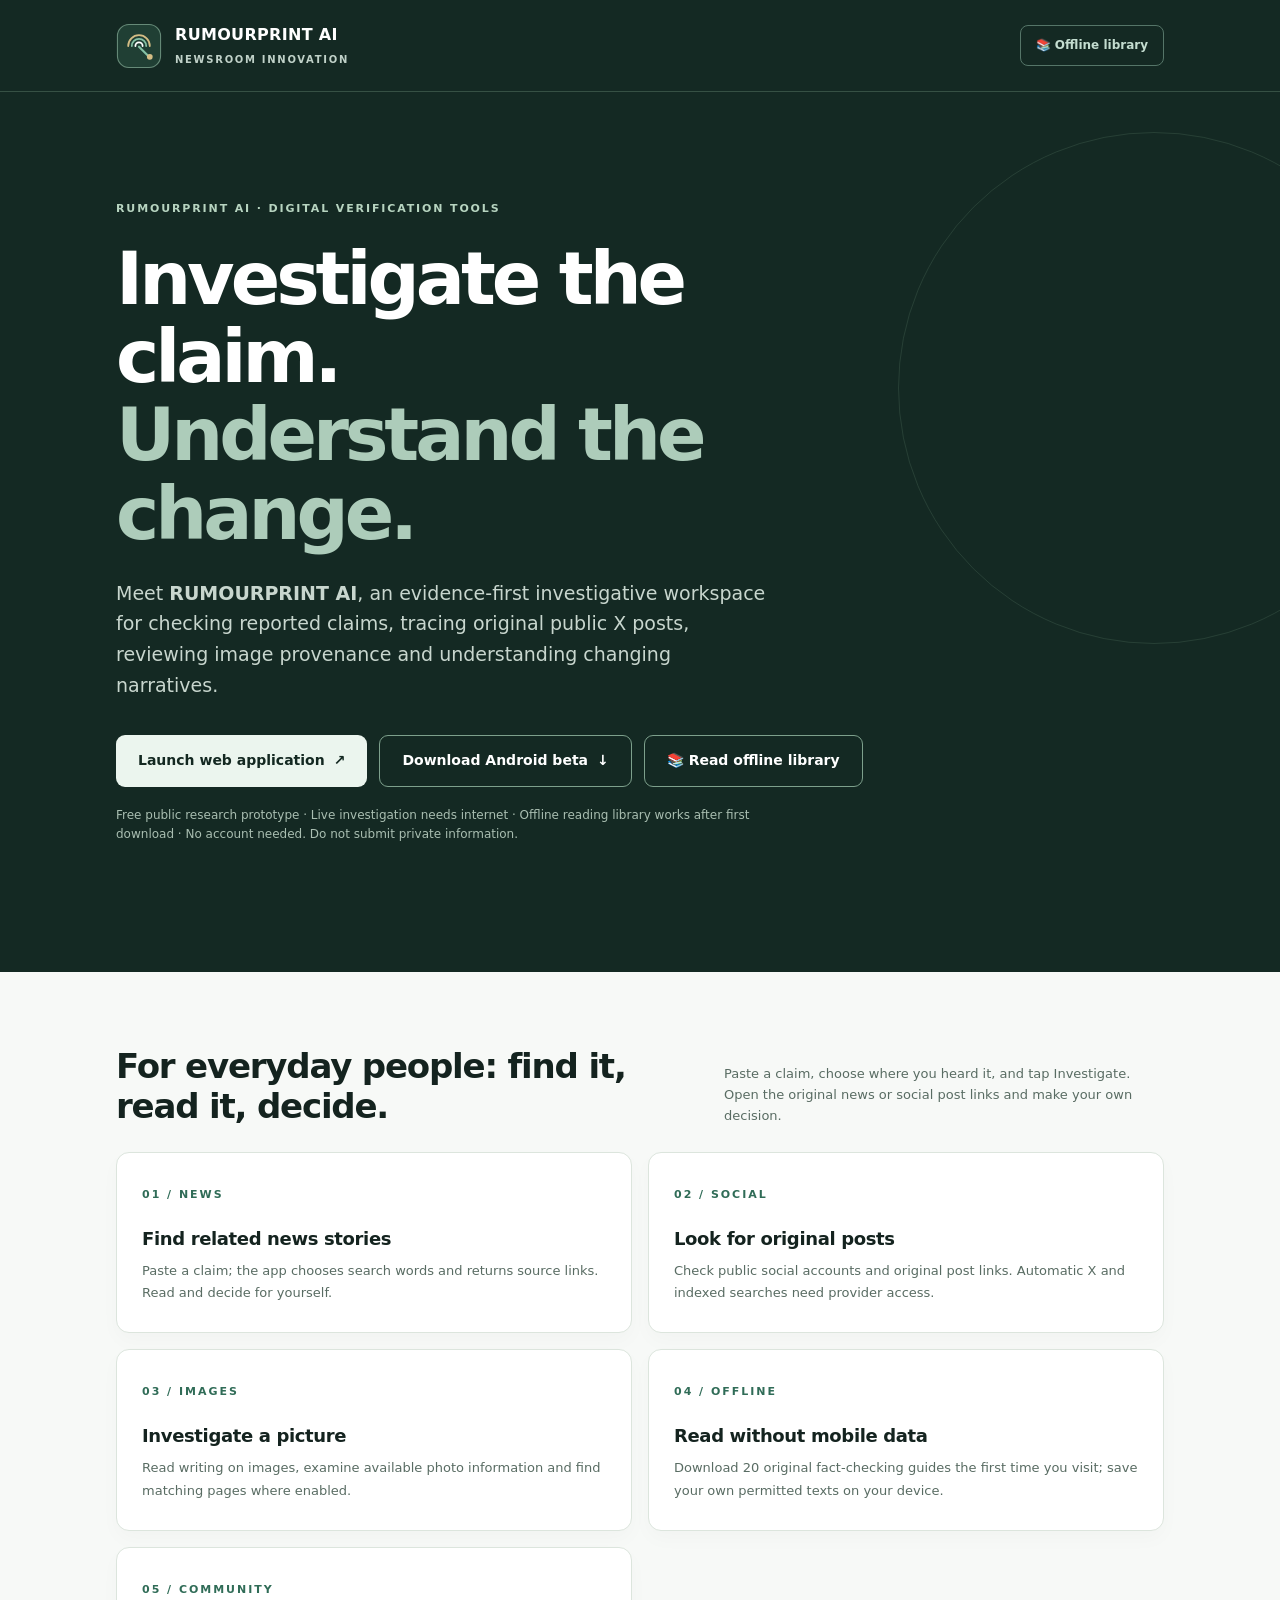
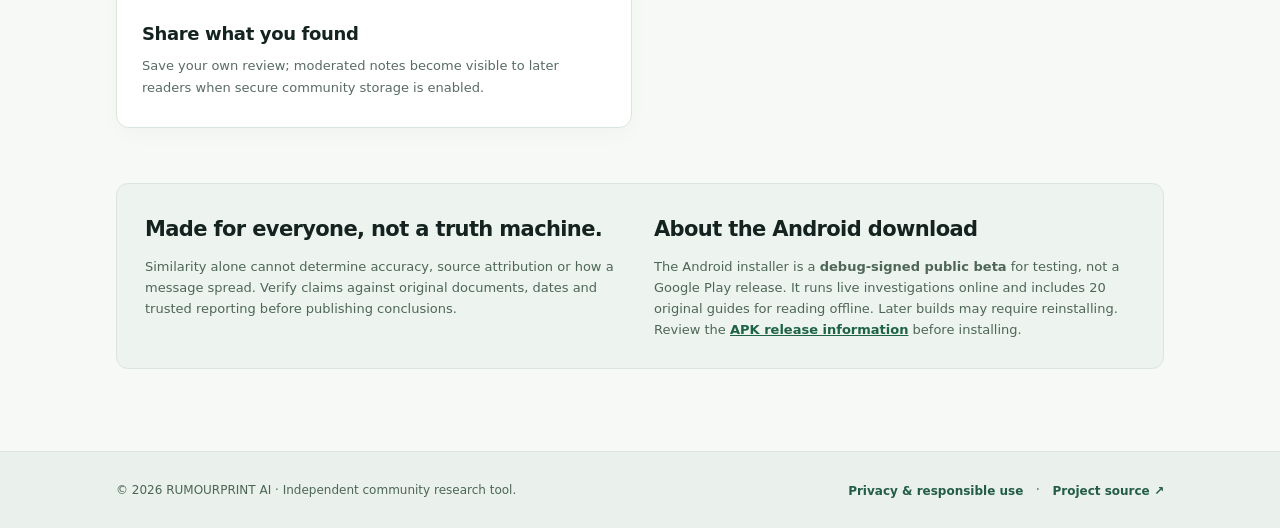
<file: index.html>
<!doctype html>
<html lang="en">
<head>
  <meta charset="utf-8">
  <meta name="viewport" content="width=device-width, initial-scale=1">
  <meta name="theme-color" content="#142923">
  <meta name="description" content="RUMOURPRINT AI by RUMOURPRINT AI: investigate changing narratives, examine claim similarities, research published evidence, and download the Android beta.">
  <meta property="og:title" content="RUMOURPRINT AI | RUMOURPRINT AI">
  <meta property="og:description" content="A newsroom tool for comparing claims, mapping related narratives and supporting evidence-led investigations.">
  <meta property="og:type" content="website">
  <meta property="og:url" content="https://tools.freshexclusivemedia.com/">
  <link rel="canonical" href="https://tools.freshexclusivemedia.com/">
  <title>RUMOURPRINT AI | RUMOURPRINT AI</title>
  <style>
    :root{color-scheme:light;--ink:#14231f;--muted:#596c63;--paper:#f7f9f7;--pine:#142923;--green:#306c57;--line:#dce5dd;--gold:#caa870}
    *{box-sizing:border-box}
    html{scroll-behavior:smooth}
    body{margin:0;background:var(--paper);color:var(--ink);font-family:Inter,"Segoe UI",system-ui,-apple-system,sans-serif;line-height:1.62}
    a{color:inherit}
    a:focus-visible{outline:3px solid #80bda4;outline-offset:4px}
    .skip{position:absolute;top:-100px;left:12px;padding:8px;background:white;z-index:100}
    .skip:focus{top:12px}
    .shell{max-width:1160px;padding:0 clamp(20px,5vw,56px);margin:auto}
    .topbar{background:var(--pine);border-bottom:1px solid #365044}
    .nav{min-height:91px;display:flex;align-items:center;justify-content:space-between;gap:16px}
    .brand{display:flex;align-items:center;gap:13px;text-decoration:none;min-width:0;color:#fff}
    .mark{width:46px;height:46px;flex:0 0 46px;display:block}
    .brand-name{font-size:16px;font-weight:760;letter-spacing:.02em;line-height:1.18}
    .brand-note{font-size:10px;display:block;letter-spacing:.17em;color:#c0d1c8;font-weight:700;padding-top:4px}
    .navlink{font-size:12px;text-decoration:none;font-weight:650;color:#c4ddd0;border:1px solid #557568;border-radius:8px;padding:10px 15px;white-space:nowrap}
    .navlink:hover{background:#254637}
    .hero{background:var(--pine);color:#fff;position:relative;overflow:hidden}
    .hero:after{content:"";position:absolute;right:-130px;top:40px;border:1px solid #3f5b4c;width:510px;height:510px;border-radius:50%;opacity:.45;pointer-events:none}
    .hero-inner{position:relative;z-index:1;padding-block:clamp(56px,8vw,112px) clamp(65px,9vw,115px)}
    .eyebrow{font-size:11px;letter-spacing:.17em;text-transform:uppercase;font-weight:800;color:#b7d4c0;display:inline-block;margin:0 0 22px}
    h1{max-width:770px;font-size:clamp(39px,6vw,73px);line-height:1.07;letter-spacing:-.055em;margin:0 0 25px;font-weight:760}
    .accent{color:#adccba}
    .lede{font-size:clamp(15px,1.75vw,19px);color:#c8d6ce;max-width:650px;margin:0 0 34px}
    .actions{display:flex;flex-wrap:wrap;gap:12px;margin-bottom:19px}
    .button{display:inline-flex;align-items:center;justify-content:center;min-height:52px;gap:9px;padding:13px 22px;font-size:14px;font-weight:750;border-radius:9px;text-decoration:none;transition:transform .15s,background .15s}
    .button:hover{transform:translateY(-2px)}
    .primary{color:#132821;background:#ebf5ee}
    .secondary{background:transparent;color:white;border:1px solid #7da08c}
    .disclaimer{color:#a9beb1;font-size:12px;max-width:660px}
    .main{padding-top:74px;padding-bottom:82px}
    .section-head{display:flex;justify-content:space-between;align-items:end;gap:24px;margin:0 0 26px}
    .section-head h2{margin:0;font-size:clamp(25px,3vw,34px);letter-spacing:-.035em;line-height:1.18}
    .section-head p{margin:0;color:var(--muted);font-size:13px;max-width:440px}
    .cards{display:grid;grid-template-columns:repeat(2,1fr);gap:16px}
    .card{background:#fff;border:1px solid var(--line);border-radius:13px;padding:27px 25px;box-shadow:0 8px 20px rgba(24,46,31,.025)}
    .number{font-size:11px;letter-spacing:.18em;color:var(--green);font-weight:800}
    .card h3{font-size:18px;line-height:1.28;letter-spacing:-.02em;margin:21px 0 10px}
    .card p{color:var(--muted);font-size:13px;margin:0;line-height:1.75}
    .trust{display:grid;grid-template-columns:1fr 1fr;gap:28px;margin-top:55px;padding:28px;border:1px solid var(--line);border-radius:12px;background:#edf3ee}
    .trust h2{margin:0 0 10px;font-size:21px;letter-spacing:-.03em}
    .trust p{font-size:13px;color:#4e6658;margin:0}
    .trust a{font-weight:750;color:#1e6348}
    footer{background:#eaf0eb;border-top:1px solid var(--line)}
    .footer-row{display:flex;align-items:center;justify-content:space-between;gap:15px;padding-top:25px;padding-bottom:25px}
    .footer-row p{font-size:12px;color:#4c6656;margin:0}
    .footer-row a{font-size:12px;text-decoration:none;color:#235c48;font-weight:750}
    @media(max-width:800px){.section-head{display:block}.section-head p{margin-top:11px}.cards{grid-template-columns:1fr}.trust{grid-template-columns:1fr}.hero:after{width:320px;height:320px;right:-190px}}
    @media(max-width:480px){.nav{min-height:76px}.brand-name{font-size:13px}.brand-note{font-size:8px}.mark{width:39px;height:39px;flex-basis:39px}.navlink{font-size:11px;padding:7px 9px}.actions{display:grid}.button{width:100%}.main{padding-top:52px}.footer-row{display:block}.footer-row p{margin-bottom:11px}}
    @media(prefers-reduced-motion:reduce){*,*:before,*:after{scroll-behavior:auto!important;transition:none!important}}
  </style>
  <link rel="manifest" href="/manifest.webmanifest">
</head>
<body>
<a class="skip" href="#content">Skip to content</a>
<header class="topbar">
  <div class="shell nav">
    <a href="/" class="brand" aria-label="RUMOURPRINT AI home">
      <svg class="mark" viewBox="0 0 64 64" role="img" aria-label="RUMOURPRINT fingerprint lens mark" xmlns="http://www.w3.org/2000/svg">
        <rect x="2" y="2" width="60" height="60" rx="16" fill="#203f34" stroke="#668a78" stroke-width="1.5"/>
        <g fill="none" stroke-linecap="round">
          <path d="M17 32a15 15 0 0 1 30 0" stroke="#d4bd85" stroke-width="2.5"/>
          <path d="M22 32a10 10 0 0 1 20 0" stroke="#84c0a4" stroke-width="2.5"/>
          <path d="M27 32a5 5 0 0 1 10 0" stroke="#fff" stroke-width="2.5"/>
          <path d="M32 33 46 47" stroke="#84c0a4" stroke-width="3"/>
        </g>
        <circle cx="47" cy="47" r="4" fill="#d4bd85"/>
      </svg>
      <span><span class="brand-name">RUMOURPRINT AI</span><span class="brand-note">NEWSROOM INNOVATION</span></span>
    </a>
    <a class="navlink" href="/offline.html">📚 Offline library</a>
  </div>
</header>

<main id="content">
  <section class="hero">
    <div class="shell hero-inner">
      <p class="eyebrow">RUMOURPRINT AI · Digital verification tools</p>
      <h1>Investigate the claim.<br><span class="accent">Understand the change.</span></h1>
      <p class="lede">Meet <strong>RUMOURPRINT AI</strong>, an evidence-first investigative workspace for checking reported claims, tracing original public X posts, reviewing image provenance and understanding changing narratives.</p>
      <div class="actions">
        <a class="button primary" href="https://rumourprint-fem.streamlit.app/?embed=true" rel="noopener noreferrer" target="_blank">Launch web application <span aria-hidden="true">↗</span></a>
        <a class="button secondary" href="https://github.com/wabwiredonalvaro-sudo/rumourprint-ai/releases/download/android-v0.2.0-beta.1/RUMOURPRINT-AI-Android-Beta.apk">Download Android beta <span aria-hidden="true">↓</span></a>
        <a class="button secondary" href="/offline.html">📚 Read offline library</a>
      </div>
      <p class="disclaimer">Free public research prototype · Live investigation needs internet · Offline reading library works after first download · No account needed. Do not submit private information.</p>
    </div>
  </section>

  <div class="shell main">
    <div class="section-head">
      <h2>For everyday people: find it, read it, decide.</h2>
      <p>Paste a claim, choose where you heard it, and tap Investigate. Open the original news or social post links and make your own decision.</p>
    </div>
    <div class="cards" aria-label="RUMOURPRINT capabilities">
      <article class="card"><span class="number">01 / NEWS</span><h3>Find related news stories</h3><p>Paste a claim; the app chooses search words and returns source links. Read and decide for yourself.</p></article>
      <article class="card"><span class="number">02 / SOCIAL</span><h3>Look for original posts</h3><p>Check public social accounts and original post links. Automatic X and indexed searches need provider access.</p></article>
      <article class="card"><span class="number">03 / IMAGES</span><h3>Investigate a picture</h3><p>Read writing on images, examine available photo information and find matching pages where enabled.</p></article>
      <article class="card"><span class="number">04 / OFFLINE</span><h3>Read without mobile data</h3><p>Download 20 original fact-checking guides the first time you visit; save your own permitted texts on your device.</p></article>
      <article class="card"><span class="number">05 / COMMUNITY</span><h3>Share what you found</h3><p>Save your own review; moderated notes become visible to later readers when secure community storage is enabled.</p></article>
    </div>

    <aside class="trust" aria-label="Responsible use and Android download details">
      <div>
        <h2>Made for everyone, not a truth machine.</h2>
        <p>Similarity alone cannot determine accuracy, source attribution or how a message spread. Verify claims against original documents, dates and trusted reporting before publishing conclusions.</p>
      </div>
      <div>
        <h2>About the Android download</h2>
        <p>The Android installer is a <strong>debug-signed public beta</strong> for testing, not a Google Play release. It runs live investigations online and includes 20 original guides for reading offline. Later builds may require reinstalling. Review the <a href="https://github.com/wabwiredonalvaro-sudo/rumourprint-ai/releases/tag/android-v0.2.0-beta.1" target="_blank" rel="noopener noreferrer">APK release information</a> before installing.</p>
      </div>
    </aside>
  </div>
</main>
<footer>
  <div class="shell footer-row">
    <p>© 2026 RUMOURPRINT AI · Independent community research tool.</p>
    <nav aria-label="Footer links"><a href="/privacy.html">Privacy & responsible use</a><span aria-hidden="true" style="padding:0 12px;color:#769587">·</span><a href="https://github.com/wabwiredonalvaro-sudo/rumourprint-ai">Project source ↗</a></nav>
  </div>
</footer>
<script>if("serviceWorker" in navigator){navigator.serviceWorker.register("/sw.js").catch(()=>{});}</script>
</body>
</html>
</file>
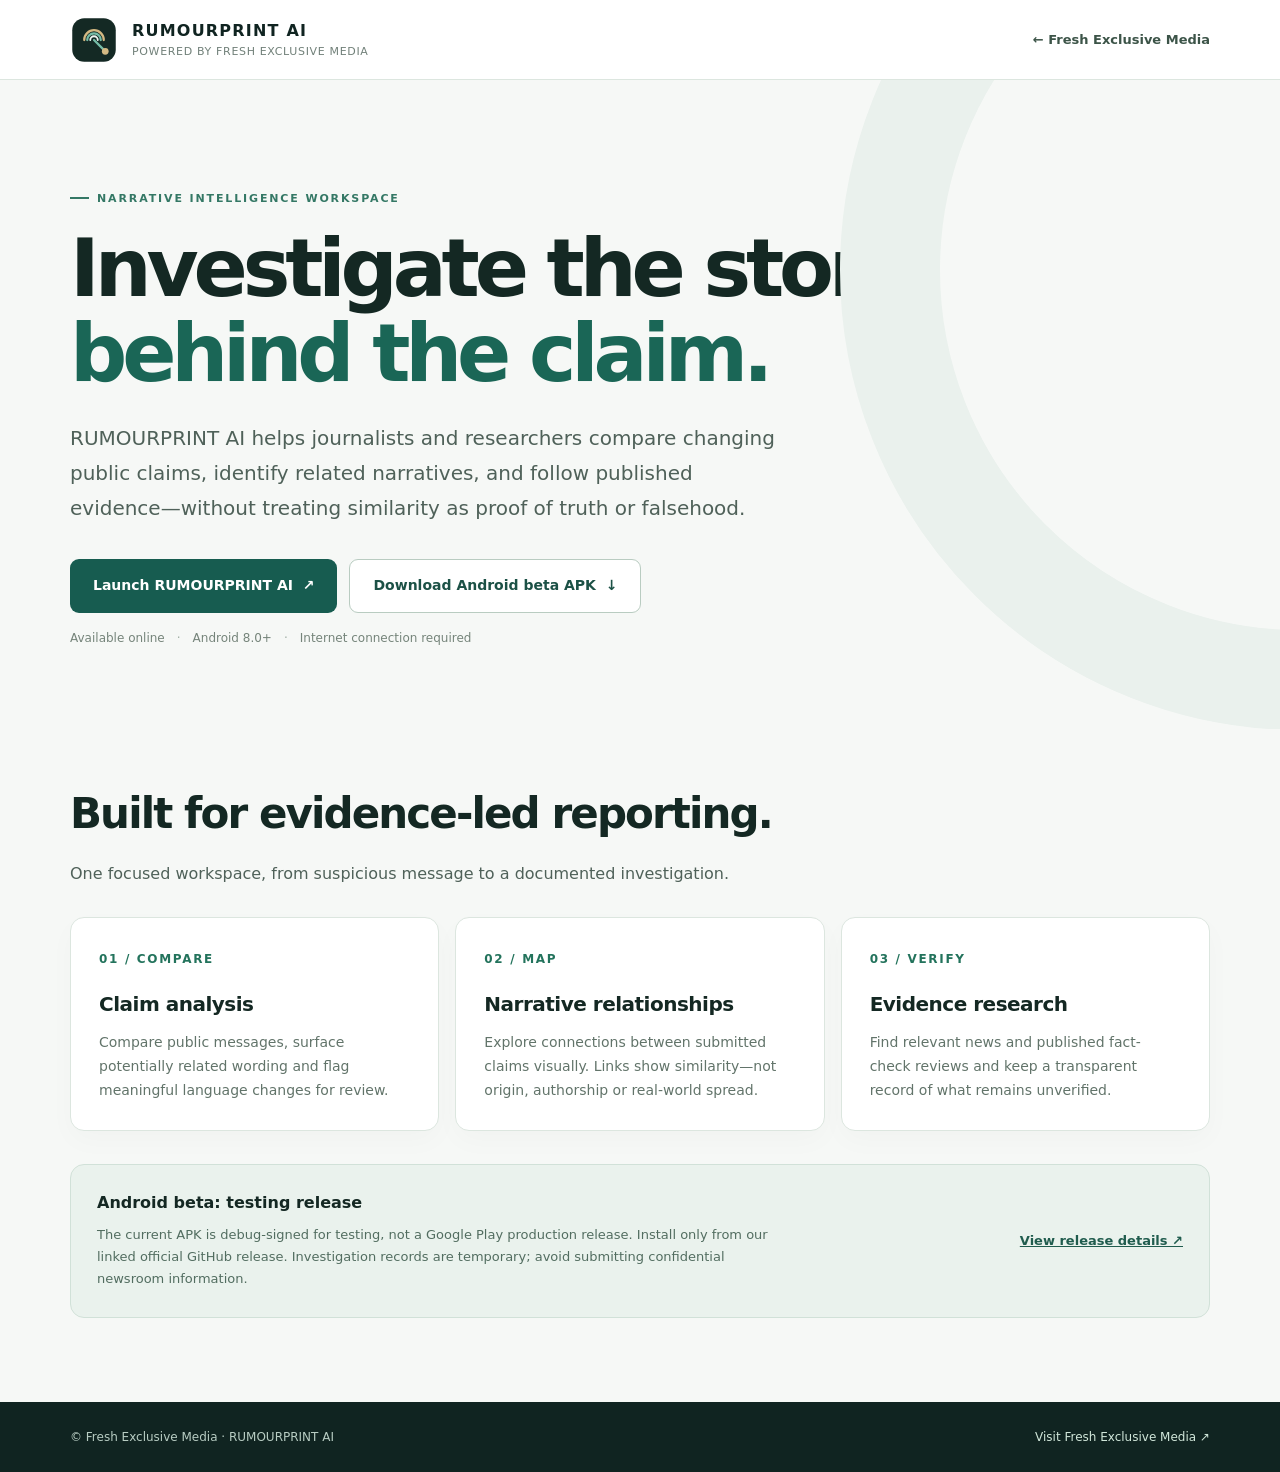
<file: fem-portal/index.html>
<!doctype html>
<html lang="en">
<head>
  <meta charset="utf-8">
  <meta name="viewport" content="width=device-width, initial-scale=1">
  <meta name="theme-color" content="#102421">
  <meta name="description" content="RUMOURPRINT AI by Fresh Exclusive Media. Investigate evolving claims, compare narratives, research evidence, and download the Android beta.">
  <title>RUMOURPRINT AI | Fresh Exclusive Media</title>
  <style>
    :root{--ink:#142823;--deep:#102421;--green:#1a6656;--pale:#eaf2ed;--line:#dce6df;--text:#4f6159;--gold:#d4b983}
    *{box-sizing:border-box}
    html{scroll-behavior:smooth}
    body{margin:0;background:#f6f8f6;color:var(--ink);font-family:Inter,"Segoe UI",system-ui,-apple-system,Arial,sans-serif;line-height:1.55}
    a{text-decoration:none}button,a{-webkit-tap-highlight-color:transparent}
    a:focus-visible{outline:3px solid #94c8b1;outline-offset:4px}
    .container{width:min(1140px,calc(100% - 40px));margin-inline:auto}
    header{background:#fff;border-bottom:1px solid var(--line);position:relative;z-index:1}
    .header-inner{min-height:79px;display:flex;align-items:center;justify-content:space-between;gap:18px}
    .brand{display:flex;align-items:center;gap:14px;color:var(--deep)}
    .brand svg{width:48px;height:48px;flex:0 0 auto}
    .brand strong{display:block;letter-spacing:.075em;font-size:16px}
    .brand small{display:block;font-size:11px;color:#718079;letter-spacing:.06em}
    nav a{color:#3c5448;font-size:13px;font-weight:650}
    nav a:hover{text-decoration:underline}
    main{min-height:72vh}
    .hero{padding:clamp(52px,8vw,112px) 0 82px;position:relative;overflow:hidden}
    .hero:before{content:"";position:absolute;width:720px;height:720px;right:-480px;top:-270px;border:100px solid #eaf1ed;border-radius:50%;pointer-events:none}
    .eyebrow{display:inline-flex;align-items:center;gap:8px;text-transform:uppercase;letter-spacing:.17em;font-size:11px;color:#347865;font-weight:800}
    .eyebrow:before{content:"";width:19px;height:2px;background:#347865}
    h1{font-size:clamp(40px,7.1vw,80px);font-weight:760;line-height:1.06;letter-spacing:-.064em;max-width:850px;margin:20px 0 24px}
    h1 span{color:var(--green)}
    .lead{font-size:clamp(16px,2.1vw,20px);max-width:705px;color:var(--text);line-height:1.75;margin-bottom:33px}
    .actions{display:flex;flex-wrap:wrap;gap:12px}
    .btn{display:inline-flex;align-items:center;justify-content:center;min-height:54px;padding:15px 23px;border-radius:9px;font-size:14px;font-weight:760;transition:transform .15s,background .15s}
    .btn:hover{transform:translateY(-2px)}
    .btn.primary{background:#175c50;color:#fff}
    .btn.primary:hover{background:#12463c}
    .btn.outline{background:#fff;border:1px solid #b9ccc1;color:#1c5146}
    .meta{margin-top:16px;display:flex;gap:12px;align-items:center;color:#75847a;font-size:12px;flex-wrap:wrap}
    .meta span+span:before{content:"·";margin-right:12px;color:#a1afa5}
    .section{padding:52px 0 84px}
    .section h2{font-size:clamp(27px,3.5vw,42px);letter-spacing:-.045em;margin:0 0 10px}
    .section-lead{color:var(--text);max-width:720px;margin-bottom:30px}
    .cards{display:grid;grid-template-columns:repeat(3,minmax(0,1fr));gap:16px}
    .card{background:#fff;border:1px solid var(--line);border-radius:14px;padding:28px;box-shadow:0 10px 28px rgba(13,43,31,.025)}
    .num{color:#23735c;font-weight:850;font-size:12px;letter-spacing:.14em}
    .card h3{font-size:20px;letter-spacing:-.025em;margin:18px 0 11px}
    .card p{font-size:14px;color:#62746a;line-height:1.7;margin:0}
    .notice{display:grid;grid-template-columns:1fr auto;gap:22px;align-items:center;background:#eaf2ed;border:1px solid #d1e1d8;border-radius:14px;padding:26px;margin-top:33px}
    .notice strong{font-size:16px}
    .notice p{color:#526d60;font-size:13px;line-height:1.7;margin:8px 0 0;max-width:690px}
    .notice a{color:#205c4e;font-size:13px;font-weight:800;text-decoration:underline}
    footer{background:#102421;color:#b8cdc3}
    footer .container{display:flex;justify-content:space-between;gap:14px;flex-wrap:wrap;padding-top:26px;padding-bottom:26px}
    footer span{font-size:12px}
    footer a{color:#d1e7da;font-size:12px}
    @media(max-width:720px){.header-inner{min-height:70px}.brand strong{font-size:13px}.brand small{font-size:9px}nav a{font-size:12px}
      .hero{padding:50px 0 58px}.hero:before{display:none}.actions{display:flex;flex-direction:column}.btn{width:100%}
      .cards{grid-template-columns:1fr}.notice{grid-template-columns:1fr}.notice a{margin-top:4px}
    }
    @media(prefers-reduced-motion:reduce){html{scroll-behavior:auto}.btn{transition:none}.btn:hover{transform:none}}
  </style>
</head>
<body>
<header>
  <div class="container header-inner">
    <a class="brand" href="/" aria-label="RUMOURPRINT AI homepage">
      <svg viewBox="0 0 64 64" role="img" aria-label="RUMOURPRINT logo" xmlns="http://www.w3.org/2000/svg" fill="none">
        <rect x="3" y="3" width="58" height="58" rx="16" fill="#142924"/>
        <path d="M19 32A13 13 0 0 1 45 32" stroke="#D4B983" stroke-width="3" stroke-linecap="round"/>
        <path d="M23 32A9 9 0 0 1 41 32" stroke="#75BCA7" stroke-width="3" stroke-linecap="round"/>
        <path d="M27 32A5 5 0 0 1 37 32" stroke="#EEF7F2" stroke-width="2.5" stroke-linecap="round"/>
        <path d="M32 32L45.5 45.5" stroke="#75BCA7" stroke-width="3" stroke-linecap="round"/>
        <circle cx="47" cy="47" r="4.5" fill="#D4B983"/>
      </svg>
      <span><strong>RUMOURPRINT AI</strong><small>POWERED BY FRESH EXCLUSIVE MEDIA</small></span>
    </a>
    <nav><a href="https://freshexclusivemedia.com/" rel="noopener noreferrer">← Fresh Exclusive Media</a></nav>
  </div>
</header>
<main>
  <section class="hero">
    <div class="container">
      <div class="eyebrow">Narrative intelligence workspace</div>
      <h1>Investigate the story <span>behind the claim.</span></h1>
      <p class="lead">RUMOURPRINT AI helps journalists and researchers compare changing public claims, identify related narratives, and follow published evidence—without treating similarity as proof of truth or falsehood.</p>
      <div class="actions">
        <a class="btn primary" href="https://rumourprint-fem.streamlit.app/?embed=true" target="_blank" rel="noopener noreferrer">Launch RUMOURPRINT AI &nbsp;↗</a>
        <a class="btn outline" href="https://github.com/wabwiredonalvaro-sudo/rumourprint-ai/releases/download/android-v0.1.0-beta.1/RUMOURPRINT-AI-Android-Beta.apk">Download Android beta APK &nbsp;↓</a>
      </div>
      <div class="meta"><span>Available online</span><span>Android 8.0+</span><span>Internet connection required</span></div>
    </div>
  </section>
  <section class="section" id="features">
    <div class="container">
      <h2>Built for evidence-led reporting.</h2>
      <p class="section-lead">One focused workspace, from suspicious message to a documented investigation.</p>
      <div class="cards">
        <article class="card"><span class="num">01 / COMPARE</span><h3>Claim analysis</h3><p>Compare public messages, surface potentially related wording and flag meaningful language changes for review.</p></article>
        <article class="card"><span class="num">02 / MAP</span><h3>Narrative relationships</h3><p>Explore connections between submitted claims visually. Links show similarity—not origin, authorship or real-world spread.</p></article>
        <article class="card"><span class="num">03 / VERIFY</span><h3>Evidence research</h3><p>Find relevant news and published fact-check reviews and keep a transparent record of what remains unverified.</p></article>
      </div>
      <div class="notice">
        <div>
          <strong>Android beta: testing release</strong>
          <p>The current APK is debug-signed for testing, not a Google Play production release. Install only from our linked official GitHub release. Investigation records are temporary; avoid submitting confidential newsroom information.</p>
        </div>
        <a href="https://github.com/wabwiredonalvaro-sudo/rumourprint-ai/releases/tag/android-v0.1.0-beta.1" target="_blank" rel="noopener noreferrer">View release details ↗</a>
      </div>
    </div>
  </section>
</main>
<footer><div class="container"><span>© Fresh Exclusive Media · RUMOURPRINT AI</span><a href="https://freshexclusivemedia.com/" rel="noopener noreferrer">Visit Fresh Exclusive Media ↗</a></div></footer>
</body>
</html>
</file>
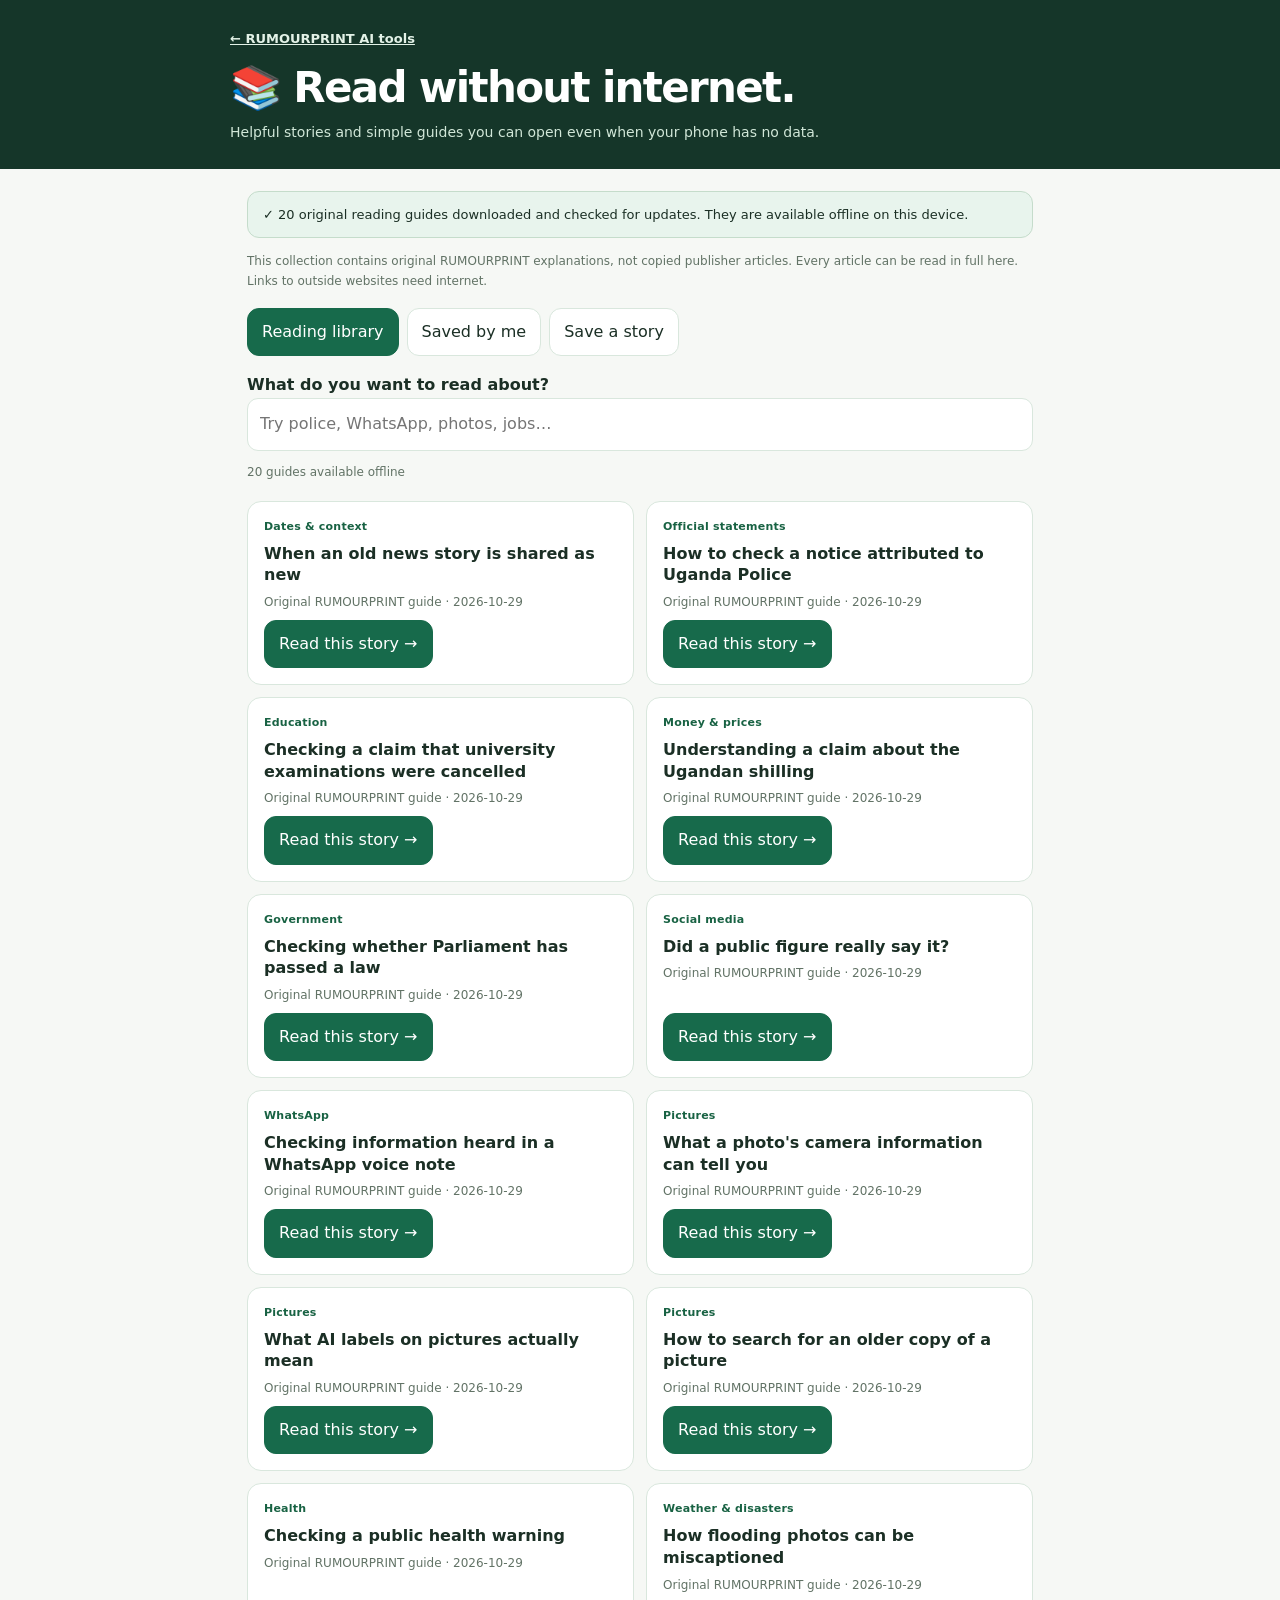
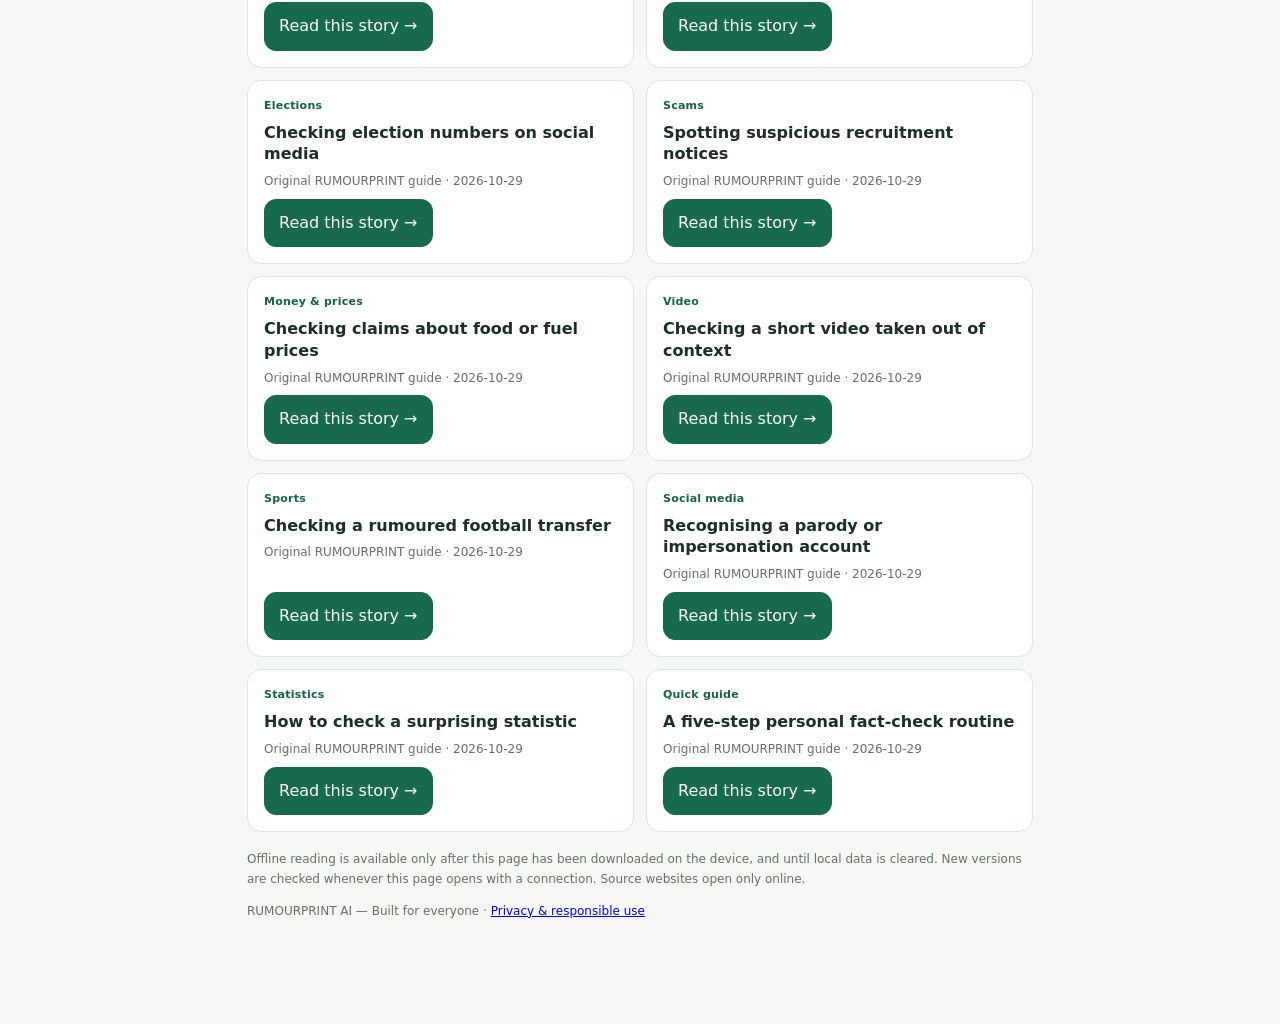
<file: offline.html>
<!doctype html>
<html lang="en">
<head>
<meta charset="utf-8"><meta name="viewport" content="width=device-width,initial-scale=1">
<meta name="theme-color" content="#15372a"><meta name="description" content="Read RUMOURPRINT AI's original media-literacy articles, even without mobile data.">
<link rel="manifest" href="/manifest.webmanifest">
<title>Offline Library | RUMOURPRINT AI</title>
<style>
:root{--forest:#153629;--accent:#176a4b;--ink:#1b2f25;--muted:#627366;--edge:#d9e7dd}
*{box-sizing:border-box}body{margin:0;background:#f6f8f5;color:var(--ink);font:16px/1.65 system-ui,"Segoe UI",Arial,sans-serif}
header{background:var(--forest);color:white;padding:25px 18px}header>div,main{max-width:820px;margin:auto}
header a{color:#e3f2e7;font-weight:650;font-size:13px}h1{margin:12px 0 4px;line-height:1.17;letter-spacing:-.04em;font-size:clamp(27px,5vw,42px)}
header p{margin:8px 0 0;color:#d1e7d8;font-size:14px}
main{padding:22px 17px 90px}.status{border:1px solid #c5dccb;background:#e8f4ed;padding:12px 15px;border-radius:12px;font-size:13px;margin-bottom:14px}
.tabs{display:flex;gap:8px;flex-wrap:wrap;margin:16px 0}
.tabs button,.btn{font:inherit;cursor:pointer;background:white;color:var(--ink);border:1px solid var(--edge);border-radius:12px;padding:10px 14px}
.tabs button.active,.primary{background:var(--accent);color:white;border-color:var(--accent)}
input,textarea{font:inherit;width:100%;background:white;border:1px solid var(--edge);border-radius:11px;padding:12px}
input:focus,textarea:focus,button:focus-visible{outline:3px solid #80bd9a;outline-offset:2px}
.cards{display:grid;grid-template-columns:repeat(2,1fr);gap:12px;margin:18px 0}
.card{background:white;border:1px solid var(--edge);border-radius:14px;padding:16px;display:flex;flex-direction:column;align-items:start;gap:7px}
.card h2{font-size:16px;line-height:1.35;margin:0}.card p{margin:0;color:var(--muted);font-size:12px}.card button{margin-top:auto}
.tag{font-size:11px;font-weight:760;color:#186243;letter-spacing:.02em}
section[hidden]{display:none!important}
.reader{padding:20px;background:white;border:1px solid var(--edge);border-radius:14px;margin:16px 0}
.reader h2{font-size:clamp(23px,4vw,31px);line-height:1.25;margin:9px 0}
.reader p{line-height:1.8;margin:18px 0}.reader a{color:#116143;overflow-wrap:anywhere}
form{background:white;border:1px solid var(--edge);border-radius:14px;padding:20px;display:grid;gap:12px;margin-top:14px}
form label{font-weight:650;font-size:13px}form p,footer p{font-size:12px;color:var(--muted)}
.actions{display:flex;gap:9px;flex-wrap:wrap}
button:disabled{opacity:.55;cursor:not-allowed}.small{font-size:12px;color:var(--muted)}
@media(max-width:640px){.cards{grid-template-columns:1fr}.reader{padding:16px}main{padding:16px 12px 70px}}
</style>
</head>
<body>
<header><div>
<a href="/">← RUMOURPRINT AI tools</a>
<h1>📚 Read without internet.</h1>
<p>Helpful stories and simple guides you can open even when your phone has no data.</p>
</div></header>
<main>
<div class="status" role="status" id="status">Opening your offline reading library…</div>
<p class="small">This collection contains original RUMOURPRINT explanations, not copied publisher articles. Every article can be read in full here. Links to outside websites need internet.</p>
<div class="tabs" role="tablist" aria-label="Offline library views">
<button class="active" data-tab="guide" role="tab" aria-selected="true">Reading library</button>
<button data-tab="saved" role="tab" aria-selected="false">Saved by me</button>
<button data-tab="add" role="tab" aria-selected="false">Save a story</button>
</div>
<section id="guide" role="tabpanel">
<label for="query"><strong>What do you want to read about?</strong></label>
<input id="query" type="search" placeholder="Try police, WhatsApp, photos, jobs…" autocomplete="off">
<p class="small" id="guide-count"></p>
<div class="cards" id="guide-cards"></div>
</section>
<section id="saved" role="tabpanel" hidden>
<h2>Stories saved on this phone</h2><p class="small">These stay in your browser's device storage until you delete them or your browser clears its data. Do not save private documents on a shared phone.</p>
<div class="cards" id="saved-cards"></div>
</section>
<section id="add" role="tabpanel" hidden>
<h2>Save a story for later</h2>
<p class="small">If you are allowed to keep a copy for your own reading, paste its text here. RUMOURPRINT does not download or republish publishers' full articles without permission.</p>
<form id="save-form">
<div><label for="save-title">Story title</label><input id="save-title" maxlength="160" required></div>
<div><label for="save-link">Original source link (optional)</label><input id="save-link" type="url" maxlength="1500" placeholder="https://..."></div>
<div><label for="save-text">Story text you are allowed to keep</label><textarea id="save-text" rows="8" minlength="40" maxlength="20000" required></textarea></div>
<button class="btn primary" type="submit">Save to this device</button>
<p id="save-message" role="status" class="small"></p>
</form>
</section>
<article class="reader" id="reader" hidden><div class="tag" id="reader-tag"></div><h2 id="reader-title"></h2><div id="reader-body"></div><p id="reader-link"></p><button class="btn" id="reader-close">← Back to library</button></article>
<footer><p>Offline reading is available only after this page has been downloaded on the device, and until local data is cleared. New versions are checked whenever this page opens with a connection. Source websites open only online.</p><p>RUMOURPRINT AI — Built for everyone · <a href="/privacy.html">Privacy & responsible use</a></p></footer>
</main>
<script>
"use strict";
const LIB="/offline-library.json";
const CACHE="rumourprint-offline-v1";
let guides=[], mine=[];
const byId=id=>document.getElementById(id);
const status=msg=>{byId("status").textContent=msg};
const storeName="rumourprint-saved-articles-v1";
function sourceLink(raw){try{const u=new URL(raw);return u.protocol==="https:"?u.href:""}catch{return ""}}
function textNode(tag,value,cls){const el=document.createElement(tag);el.textContent=value;if(cls)el.className=cls;return el}
function activate(name){
 document.querySelectorAll("[data-tab]").forEach(b=>{const selected=b.dataset.tab===name;b.classList.toggle("active",selected);b.setAttribute("aria-selected",String(selected))});
 for(const id of ["guide","saved","add"])byId(id).hidden=id!==name;
 byId("reader").hidden=true;
}
document.querySelectorAll("[data-tab]").forEach(b=>b.addEventListener("click",()=>activate(b.dataset.tab)));
function readItem(item,local=false){
 const reader=byId("reader");reader.replaceChildren();
 const tag=textNode("div",local?"Saved on this device":item.category||"Original guide","tag");
 const title=textNode("h2",item.title);
 const body=document.createElement("div");
 const paras=local?[item.text]:item.body||[];
 for(const p of paras)body.append(textNode("p",p));
 reader.append(tag,title,body);
 const link=sourceLink(local?item.url:item.source_url);
 if(link){const p=document.createElement("p");const a=document.createElement("a");a.href=link;a.target="_blank";a.rel="noopener noreferrer";a.textContent="Open original or further-reading website ↗ (needs internet)";p.append(a);reader.append(p)}
 const back=document.createElement("button");back.className="btn";back.textContent="← Back to library";back.onclick=()=>reader.hidden=true;reader.append(back);
 reader.hidden=false;reader.scrollIntoView({behavior:"smooth",block:"start"});
}
function renderCards(items,target,local){
 const box=byId(target);box.replaceChildren();
 if(!items.length){box.append(textNode("p",local?"No saved stories on this device yet.":"No matching guides. Try another word.","small"));return}
 items.forEach(item=>{
  const card=document.createElement("article");card.className="card";
  card.append(textNode("span",local?"Saved story":item.category||"Reading guide","tag"),
              textNode("h2",item.title));
  if(!local)card.append(textNode("p","Original RUMOURPRINT guide · "+(item.updated||"")));
  const button=textNode("button","Read this story →","btn primary");button.type="button";button.onclick=()=>readItem(item,local);card.append(button);
  if(local){const del=textNode("button","Remove saved story","btn");del.onclick=()=>{
   if(confirm("Remove this saved story from this phone?")){
    mine=mine.filter(x=>x.id!==item.id);persistMine();renderCards(mine,"saved-cards",true)
   }
  };card.append(del)}
  box.append(card)
 });
}
function filterGuides(){const q=byId("query").value.trim().toLowerCase();const found=guides.filter(x=>(x.title+" "+x.category+" "+x.body.join(" ")).toLowerCase().includes(q));byId("guide-count").textContent=found.length+" guides available offline";renderCards(found,"guide-cards",false)}
byId("query").addEventListener("input",filterGuides);
function persistMine(){try{localStorage.setItem(storeName,JSON.stringify(mine))}catch{status("Phone storage is full or disabled; your saved story could not be stored.")}}
function loadMine(){try{const data=JSON.parse(localStorage.getItem(storeName)||"[]");mine=Array.isArray(data)?data.filter(x=>x&&x.title&&x.text).slice(0,80):[]}catch{mine=[]}renderCards(mine,"saved-cards",true)}
byId("save-form").addEventListener("submit",e=>{
 e.preventDefault();
 const title=byId("save-title").value.trim(),text=byId("save-text").value.trim(),url=byId("save-link").value.trim();
 if(title.length<3||text.length<40){byId("save-message").textContent="Please enter a title and at least 40 characters of story text.";return}
 if(url&&!sourceLink(url)){byId("save-message").textContent="Use a valid HTTPS source link or leave the box empty.";return}
 mine.unshift({id:Date.now()+"-"+Math.random().toString(36).slice(2,8),title,text,url});
 mine=mine.slice(0,80);persistMine();renderCards(mine,"saved-cards",true);
 byId("save-form").reset();byId("save-message").textContent="Story saved on this device.";activate("saved");
});
async function loadLibrary(){
 try{
  const response=await fetch(LIB,{cache:"no-store"});
  if(!response.ok)throw new Error("Unavailable");
  const json=await response.json();
  if(!Array.isArray(json.articles)||!json.articles.length)throw new Error("Invalid library");
  guides=json.articles;
  try{const cache=await caches.open(CACHE);await cache.put(LIB,new Response(JSON.stringify(json),{headers:{"Content-Type":"application/json"}}))}catch{}
  status("✓ "+guides.length+" original reading guides downloaded and checked for updates. They are available offline on this device.");
 }catch{
  try{
   const cached=await caches.match(LIB);
   if(!cached)throw new Error("Not cached");
   const json=await cached.json();guides=json.articles||[];
   status("📴 Offline: "+guides.length+" previously downloaded guides are available.");
  }catch{status("No library is stored yet. Open this page once while you have internet to download the reading guides.")}
 }
 filterGuides();
}
if("serviceWorker" in navigator)navigator.serviceWorker.register("/sw.js").catch(()=>{});
loadMine();loadLibrary();
</script>
</body></html>
</file>
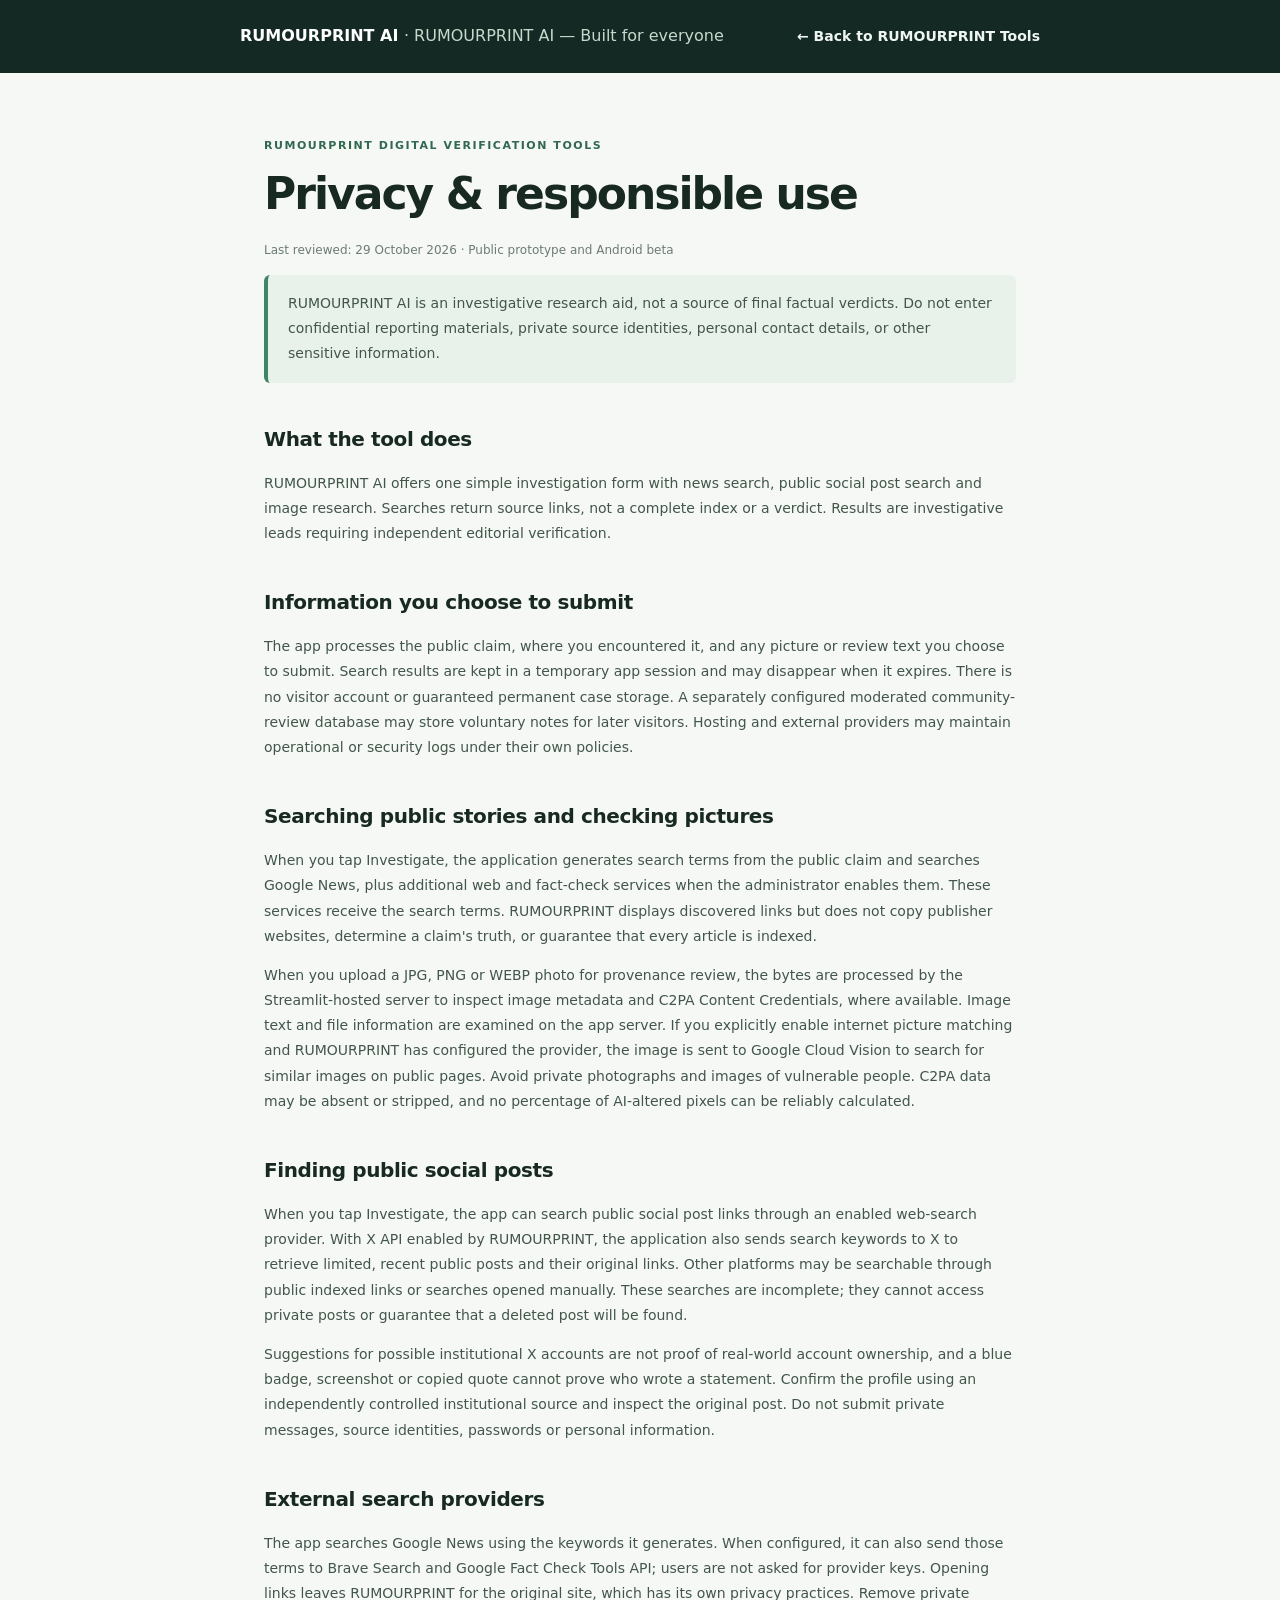
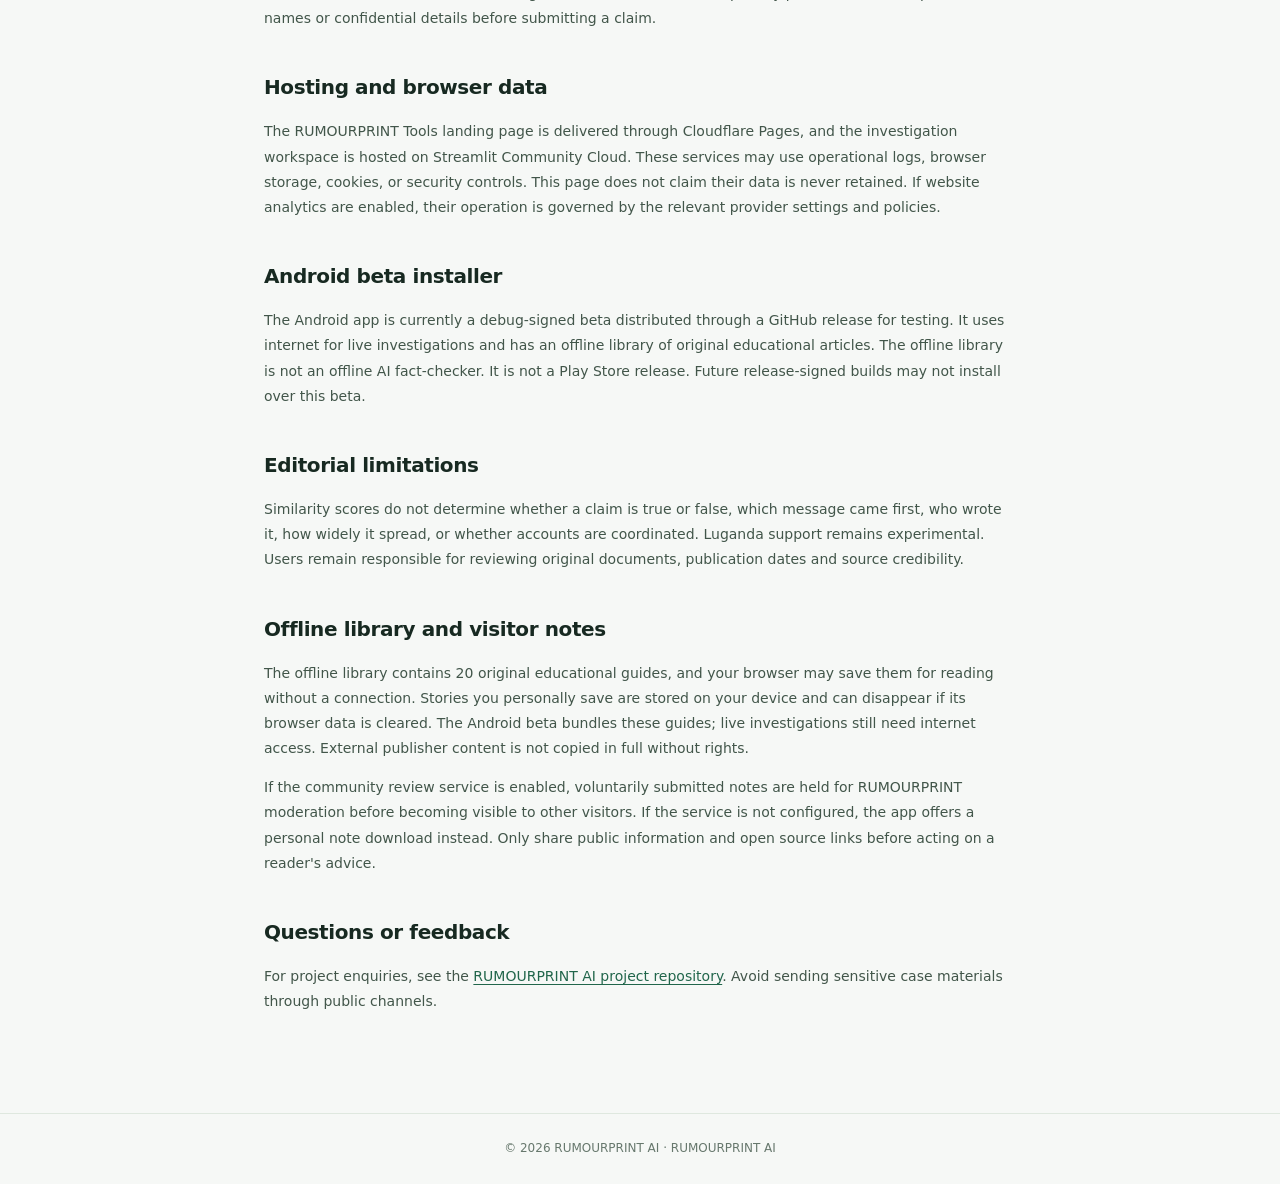
<file: privacy.html>
<!doctype html>
<html lang="en">
<head>
  <meta charset="utf-8">
  <meta name="viewport" content="width=device-width, initial-scale=1">
  <meta name="theme-color" content="#142923">
  <meta name="robots" content="index, follow">
  <title>Privacy & Responsible Use | RUMOURPRINT AI — RUMOURPRINT AI</title>
  <style>
    *{box-sizing:border-box}
    body{margin:0;background:#f6f8f6;color:#172921;font:16px/1.8 Inter,"Segoe UI",system-ui,sans-serif}
    a{color:#21664b;text-underline-offset:3px}
    .top{background:#142923;color:#fff;padding:22px 24px}
    .top div{max-width:800px;margin:auto;display:flex;justify-content:space-between;gap:20px;flex-wrap:wrap;align-items:center}
    .top a{color:#eff6f1;text-decoration:none;font-weight:750;font-size:14px}
    main{max-width:800px;margin:0 auto;padding:52px 24px 85px}
    .eyebrow{color:#31684f;font-size:11px;font-weight:750;letter-spacing:.14em;text-transform:uppercase}
    h1{font-size:clamp(31px,5vw,44px);line-height:1.18;letter-spacing:-.045em;margin:12px 0 20px}
    h2{font-size:20px;margin:38px 0 10px;letter-spacing:-.02em}
    p,li{color:#42564a;font-size:14px}
    li{margin:7px 0}
    .note{background:#e9f1eb;border-left:4px solid #3f8567;padding:16px 20px;border-radius:6px}
    .updated{font-size:12px;color:#6c7c71}
    footer{border-top:1px solid #dfe8df;padding:24px;text-align:center;color:#67786d;font-size:12px}
  </style>
</head>
<body>
<header class="top"><div><strong>RUMOURPRINT AI <span style="font-weight:400;color:#c6d9cc">· RUMOURPRINT AI — Built for everyone</span></strong><a href="/">← Back to RUMOURPRINT Tools</a></div></header>
<main>
  <p class="eyebrow">RUMOURPRINT digital verification tools</p>
  <h1>Privacy & responsible use</h1>
  <p class="updated">Last reviewed: 29 October 2026 · Public prototype and Android beta</p>
  <p class="note">RUMOURPRINT AI is an investigative research aid, not a source of final factual verdicts. Do not enter confidential reporting materials, private source identities, personal contact details, or other sensitive information.</p>
  <h2>What the tool does</h2>
  <p>RUMOURPRINT AI offers one simple investigation form with news search, public social post search and image research. Searches return source links, not a complete index or a verdict. Results are investigative leads requiring independent editorial verification.</p>
  <h2>Information you choose to submit</h2>
  <p>The app processes the public claim, where you encountered it, and any picture or review text you choose to submit. Search results are kept in a temporary app session and may disappear when it expires. There is no visitor account or guaranteed permanent case storage. A separately configured moderated community-review database may store voluntary notes for later visitors. Hosting and external providers may maintain operational or security logs under their own policies.</p>
  <h2>Searching public stories and checking pictures</h2>
  <p>When you tap Investigate, the application generates search terms from the public claim and searches Google News, plus additional web and fact-check services when the administrator enables them. These services receive the search terms. RUMOURPRINT displays discovered links but does not copy publisher websites, determine a claim's truth, or guarantee that every article is indexed.</p>
  <p>When you upload a JPG, PNG or WEBP photo for provenance review, the bytes are processed by the Streamlit-hosted server to inspect image metadata and C2PA Content Credentials, where available. Image text and file information are examined on the app server. If you explicitly enable internet picture matching and RUMOURPRINT has configured the provider, the image is sent to Google Cloud Vision to search for similar images on public pages. Avoid private photographs and images of vulnerable people. C2PA data may be absent or stripped, and no percentage of AI-altered pixels can be reliably calculated.</p>
  <h2>Finding public social posts</h2>
  <p>When you tap Investigate, the app can search public social post links through an enabled web-search provider. With X API enabled by RUMOURPRINT, the application also sends search keywords to X to retrieve limited, recent public posts and their original links. Other platforms may be searchable through public indexed links or searches opened manually. These searches are incomplete; they cannot access private posts or guarantee that a deleted post will be found.</p>
  <p>Suggestions for possible institutional X accounts are not proof of real-world account ownership, and a blue badge, screenshot or copied quote cannot prove who wrote a statement. Confirm the profile using an independently controlled institutional source and inspect the original post. Do not submit private messages, source identities, passwords or personal information.</p>
  <h2>External search providers</h2>
  <p>The app searches Google News using the keywords it generates. When configured, it can also send those terms to Brave Search and Google Fact Check Tools API; users are not asked for provider keys. Opening links leaves RUMOURPRINT for the original site, which has its own privacy practices. Remove private names or confidential details before submitting a claim.</p>
  <h2>Hosting and browser data</h2>
  <p>The RUMOURPRINT Tools landing page is delivered through Cloudflare Pages, and the investigation workspace is hosted on Streamlit Community Cloud. These services may use operational logs, browser storage, cookies, or security controls. This page does not claim their data is never retained. If website analytics are enabled, their operation is governed by the relevant provider settings and policies.</p>
  <h2>Android beta installer</h2>
  <p>The Android app is currently a debug-signed beta distributed through a GitHub release for testing. It uses internet for live investigations and has an offline library of original educational articles. The offline library is not an offline AI fact-checker. It is not a Play Store release. Future release-signed builds may not install over this beta.</p>
  <h2>Editorial limitations</h2>
  <p>Similarity scores do not determine whether a claim is true or false, which message came first, who wrote it, how widely it spread, or whether accounts are coordinated. Luganda support remains experimental. Users remain responsible for reviewing original documents, publication dates and source credibility.</p>
  <h2>Offline library and visitor notes</h2>
  <p>The offline library contains 20 original educational guides, and your browser may save them for reading without a connection. Stories you personally save are stored on your device and can disappear if its browser data is cleared. The Android beta bundles these guides; live investigations still need internet access. External publisher content is not copied in full without rights.</p>
  <p>If the community review service is enabled, voluntarily submitted notes are held for RUMOURPRINT moderation before becoming visible to other visitors. If the service is not configured, the app offers a personal note download instead. Only share public information and open source links before acting on a reader's advice.</p>
  <h2>Questions or feedback</h2>
  <p>For project enquiries, see the <a href="https://github.com/wabwiredonalvaro-sudo/rumourprint-ai">RUMOURPRINT AI project repository</a>. Avoid sending sensitive case materials through public channels.</p>
</main>
<footer>© 2026 RUMOURPRINT AI · RUMOURPRINT AI</footer>
</body></html>
</file>
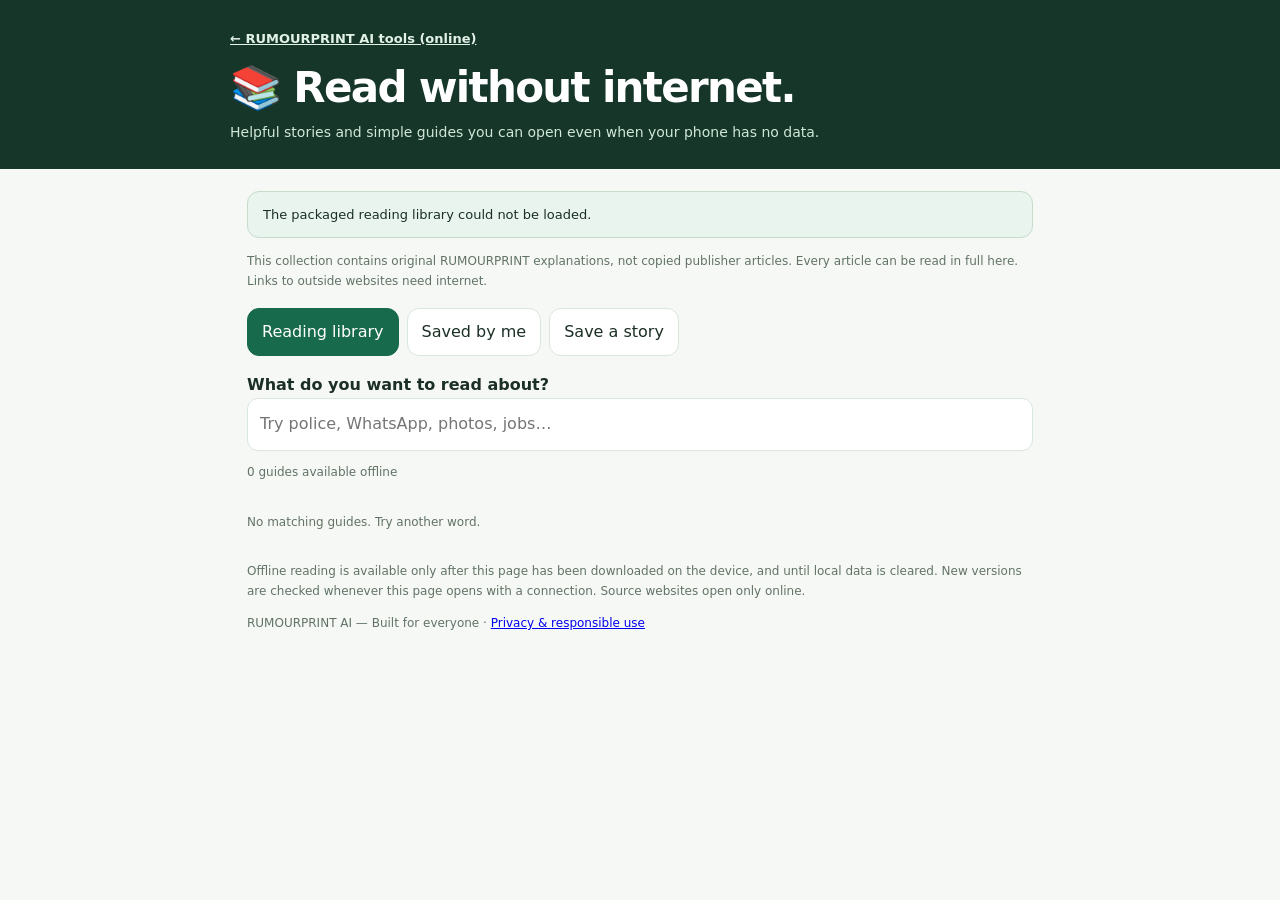
<file: android-app/app/src/main/assets/offline.html>
<!doctype html>
<html lang="en">
<head>
<meta charset="utf-8"><meta name="viewport" content="width=device-width,initial-scale=1">
<meta name="theme-color" content="#15372a"><meta name="description" content="Read RUMOURPRINT AI's original media-literacy articles, even without mobile data.">

<title>Offline Library | RUMOURPRINT AI</title>
<style>
:root{--forest:#153629;--accent:#176a4b;--ink:#1b2f25;--muted:#627366;--edge:#d9e7dd}
*{box-sizing:border-box}body{margin:0;background:#f6f8f5;color:var(--ink);font:16px/1.65 system-ui,"Segoe UI",Arial,sans-serif}
header{background:var(--forest);color:white;padding:25px 18px}header>div,main{max-width:820px;margin:auto}
header a{color:#e3f2e7;font-weight:650;font-size:13px}h1{margin:12px 0 4px;line-height:1.17;letter-spacing:-.04em;font-size:clamp(27px,5vw,42px)}
header p{margin:8px 0 0;color:#d1e7d8;font-size:14px}
main{padding:22px 17px 90px}.status{border:1px solid #c5dccb;background:#e8f4ed;padding:12px 15px;border-radius:12px;font-size:13px;margin-bottom:14px}
.tabs{display:flex;gap:8px;flex-wrap:wrap;margin:16px 0}
.tabs button,.btn{font:inherit;cursor:pointer;background:white;color:var(--ink);border:1px solid var(--edge);border-radius:12px;padding:10px 14px}
.tabs button.active,.primary{background:var(--accent);color:white;border-color:var(--accent)}
input,textarea{font:inherit;width:100%;background:white;border:1px solid var(--edge);border-radius:11px;padding:12px}
input:focus,textarea:focus,button:focus-visible{outline:3px solid #80bd9a;outline-offset:2px}
.cards{display:grid;grid-template-columns:repeat(2,1fr);gap:12px;margin:18px 0}
.card{background:white;border:1px solid var(--edge);border-radius:14px;padding:16px;display:flex;flex-direction:column;align-items:start;gap:7px}
.card h2{font-size:16px;line-height:1.35;margin:0}.card p{margin:0;color:var(--muted);font-size:12px}.card button{margin-top:auto}
.tag{font-size:11px;font-weight:760;color:#186243;letter-spacing:.02em}
section[hidden]{display:none!important}
.reader{padding:20px;background:white;border:1px solid var(--edge);border-radius:14px;margin:16px 0}
.reader h2{font-size:clamp(23px,4vw,31px);line-height:1.25;margin:9px 0}
.reader p{line-height:1.8;margin:18px 0}.reader a{color:#116143;overflow-wrap:anywhere}
form{background:white;border:1px solid var(--edge);border-radius:14px;padding:20px;display:grid;gap:12px;margin-top:14px}
form label{font-weight:650;font-size:13px}form p,footer p{font-size:12px;color:var(--muted)}
.actions{display:flex;gap:9px;flex-wrap:wrap}
button:disabled{opacity:.55;cursor:not-allowed}.small{font-size:12px;color:var(--muted)}
@media(max-width:640px){.cards{grid-template-columns:1fr}.reader{padding:16px}main{padding:16px 12px 70px}}
</style>
</head>
<body>
<header><div>
<a href="https://tools.freshexclusivemedia.com/">← RUMOURPRINT AI tools (online)</a>
<h1>📚 Read without internet.</h1>
<p>Helpful stories and simple guides you can open even when your phone has no data.</p>
</div></header>
<main>
<div class="status" role="status" id="status">Opening your offline reading library…</div>
<p class="small">This collection contains original RUMOURPRINT explanations, not copied publisher articles. Every article can be read in full here. Links to outside websites need internet.</p>
<div class="tabs" role="tablist" aria-label="Offline library views">
<button class="active" data-tab="guide" role="tab" aria-selected="true">Reading library</button>
<button data-tab="saved" role="tab" aria-selected="false">Saved by me</button>
<button data-tab="add" role="tab" aria-selected="false">Save a story</button>
</div>
<section id="guide" role="tabpanel">
<label for="query"><strong>What do you want to read about?</strong></label>
<input id="query" type="search" placeholder="Try police, WhatsApp, photos, jobs…" autocomplete="off">
<p class="small" id="guide-count"></p>
<div class="cards" id="guide-cards"></div>
</section>
<section id="saved" role="tabpanel" hidden>
<h2>Stories saved on this phone</h2><p class="small">These stay in your browser's device storage until you delete them or your browser clears its data. Do not save private documents on a shared phone.</p>
<div class="cards" id="saved-cards"></div>
</section>
<section id="add" role="tabpanel" hidden>
<h2>Save a story for later</h2>
<p class="small">If you are allowed to keep a copy for your own reading, paste its text here. RUMOURPRINT does not download or republish publishers' full articles without permission.</p>
<form id="save-form">
<div><label for="save-title">Story title</label><input id="save-title" maxlength="160" required></div>
<div><label for="save-link">Original source link (optional)</label><input id="save-link" type="url" maxlength="1500" placeholder="https://..."></div>
<div><label for="save-text">Story text you are allowed to keep</label><textarea id="save-text" rows="8" minlength="40" maxlength="20000" required></textarea></div>
<button class="btn primary" type="submit">Save to this device</button>
<p id="save-message" role="status" class="small"></p>
</form>
</section>
<article class="reader" id="reader" hidden><div class="tag" id="reader-tag"></div><h2 id="reader-title"></h2><div id="reader-body"></div><p id="reader-link"></p><button class="btn" id="reader-close">← Back to library</button></article>
<footer><p>Offline reading is available only after this page has been downloaded on the device, and until local data is cleared. New versions are checked whenever this page opens with a connection. Source websites open only online.</p><p>RUMOURPRINT AI — Built for everyone · <a href="https://tools.freshexclusivemedia.com/privacy.html">Privacy & responsible use</a></p></footer>
</main>
<script id="android-library" type="application/json">__RUMOURPRINT_LIBRARY_JSON__</script>
<script>
"use strict";
const LIB="/offline-library.json";
const CACHE="rumourprint-offline-v1";
let guides=[], mine=[];
const byId=id=>document.getElementById(id);
const status=msg=>{byId("status").textContent=msg};
const storeName="rumourprint-saved-articles-v1";
function sourceLink(raw){try{const u=new URL(raw);return u.protocol==="https:"?u.href:""}catch{return ""}}
function textNode(tag,value,cls){const el=document.createElement(tag);el.textContent=value;if(cls)el.className=cls;return el}
function activate(name){
 document.querySelectorAll("[data-tab]").forEach(b=>{const selected=b.dataset.tab===name;b.classList.toggle("active",selected);b.setAttribute("aria-selected",String(selected))});
 for(const id of ["guide","saved","add"])byId(id).hidden=id!==name;
 byId("reader").hidden=true;
}
document.querySelectorAll("[data-tab]").forEach(b=>b.addEventListener("click",()=>activate(b.dataset.tab)));
function readItem(item,local=false){
 const reader=byId("reader");reader.replaceChildren();
 const tag=textNode("div",local?"Saved on this device":item.category||"Original guide","tag");
 const title=textNode("h2",item.title);
 const body=document.createElement("div");
 const paras=local?[item.text]:item.body||[];
 for(const p of paras)body.append(textNode("p",p));
 reader.append(tag,title,body);
 const link=sourceLink(local?item.url:item.source_url);
 if(link){const p=document.createElement("p");const a=document.createElement("a");a.href=link;a.target="_blank";a.rel="noopener noreferrer";a.textContent="Open original or further-reading website ↗ (needs internet)";p.append(a);reader.append(p)}
 const back=document.createElement("button");back.className="btn";back.textContent="← Back to library";back.onclick=()=>reader.hidden=true;reader.append(back);
 reader.hidden=false;reader.scrollIntoView({behavior:"smooth",block:"start"});
}
function renderCards(items,target,local){
 const box=byId(target);box.replaceChildren();
 if(!items.length){box.append(textNode("p",local?"No saved stories on this device yet.":"No matching guides. Try another word.","small"));return}
 items.forEach(item=>{
  const card=document.createElement("article");card.className="card";
  card.append(textNode("span",local?"Saved story":item.category||"Reading guide","tag"),
              textNode("h2",item.title));
  if(!local)card.append(textNode("p","Original RUMOURPRINT guide · "+(item.updated||"")));
  const button=textNode("button","Read this story →","btn primary");button.type="button";button.onclick=()=>readItem(item,local);card.append(button);
  if(local){const del=textNode("button","Remove saved story","btn");del.onclick=()=>{
   if(confirm("Remove this saved story from this phone?")){
    mine=mine.filter(x=>x.id!==item.id);persistMine();renderCards(mine,"saved-cards",true)
   }
  };card.append(del)}
  box.append(card)
 });
}
function filterGuides(){const q=byId("query").value.trim().toLowerCase();const found=guides.filter(x=>(x.title+" "+x.category+" "+x.body.join(" ")).toLowerCase().includes(q));byId("guide-count").textContent=found.length+" guides available offline";renderCards(found,"guide-cards",false)}
byId("query").addEventListener("input",filterGuides);
function persistMine(){try{localStorage.setItem(storeName,JSON.stringify(mine))}catch{status("Phone storage is full or disabled; your saved story could not be stored.")}}
function loadMine(){try{const data=JSON.parse(localStorage.getItem(storeName)||"[]");mine=Array.isArray(data)?data.filter(x=>x&&x.title&&x.text).slice(0,80):[]}catch{mine=[]}renderCards(mine,"saved-cards",true)}
byId("save-form").addEventListener("submit",e=>{
 e.preventDefault();
 const title=byId("save-title").value.trim(),text=byId("save-text").value.trim(),url=byId("save-link").value.trim();
 if(title.length<3||text.length<40){byId("save-message").textContent="Please enter a title and at least 40 characters of story text.";return}
 if(url&&!sourceLink(url)){byId("save-message").textContent="Use a valid HTTPS source link or leave the box empty.";return}
 mine.unshift({id:Date.now()+"-"+Math.random().toString(36).slice(2,8),title,text,url});
 mine=mine.slice(0,80);persistMine();renderCards(mine,"saved-cards",true);
 byId("save-form").reset();byId("save-message").textContent="Story saved on this device.";activate("saved");
});
async function loadLibrary(){
 const packaged=byId("android-library");
 if(packaged){
   try{
     const data=JSON.parse(packaged.textContent);
     guides=Array.isArray(data.articles)?data.articles:[];
     status("📚 "+guides.length+" reading guides are available without internet on this Android phone. New versions are checked when the app connects.");
   }catch{status("The packaged reading library could not be loaded.")}
   filterGuides();return;
 }
 try{
  const response=await fetch(LIB,{cache:"no-store"});
  if(!response.ok)throw new Error("Unavailable");
  const json=await response.json();
  if(!Array.isArray(json.articles)||!json.articles.length)throw new Error("Invalid library");
  guides=json.articles;
  try{const cache=await caches.open(CACHE);await cache.put(LIB,new Response(JSON.stringify(json),{headers:{"Content-Type":"application/json"}}))}catch{}
  status("✓ "+guides.length+" original reading guides downloaded and checked for updates. They are available offline on this device.");
 }catch{
  try{
   const cached=await caches.match(LIB);
   if(!cached)throw new Error("Not cached");
   const json=await cached.json();guides=json.articles||[];
   status("📴 Offline: "+guides.length+" previously downloaded guides are available.");
  }catch{status("No library is stored yet. Open this page once while you have internet to download the reading guides.")}
 }
 filterGuides();
}

loadMine();loadLibrary();
</script>
</body></html>
</file>
